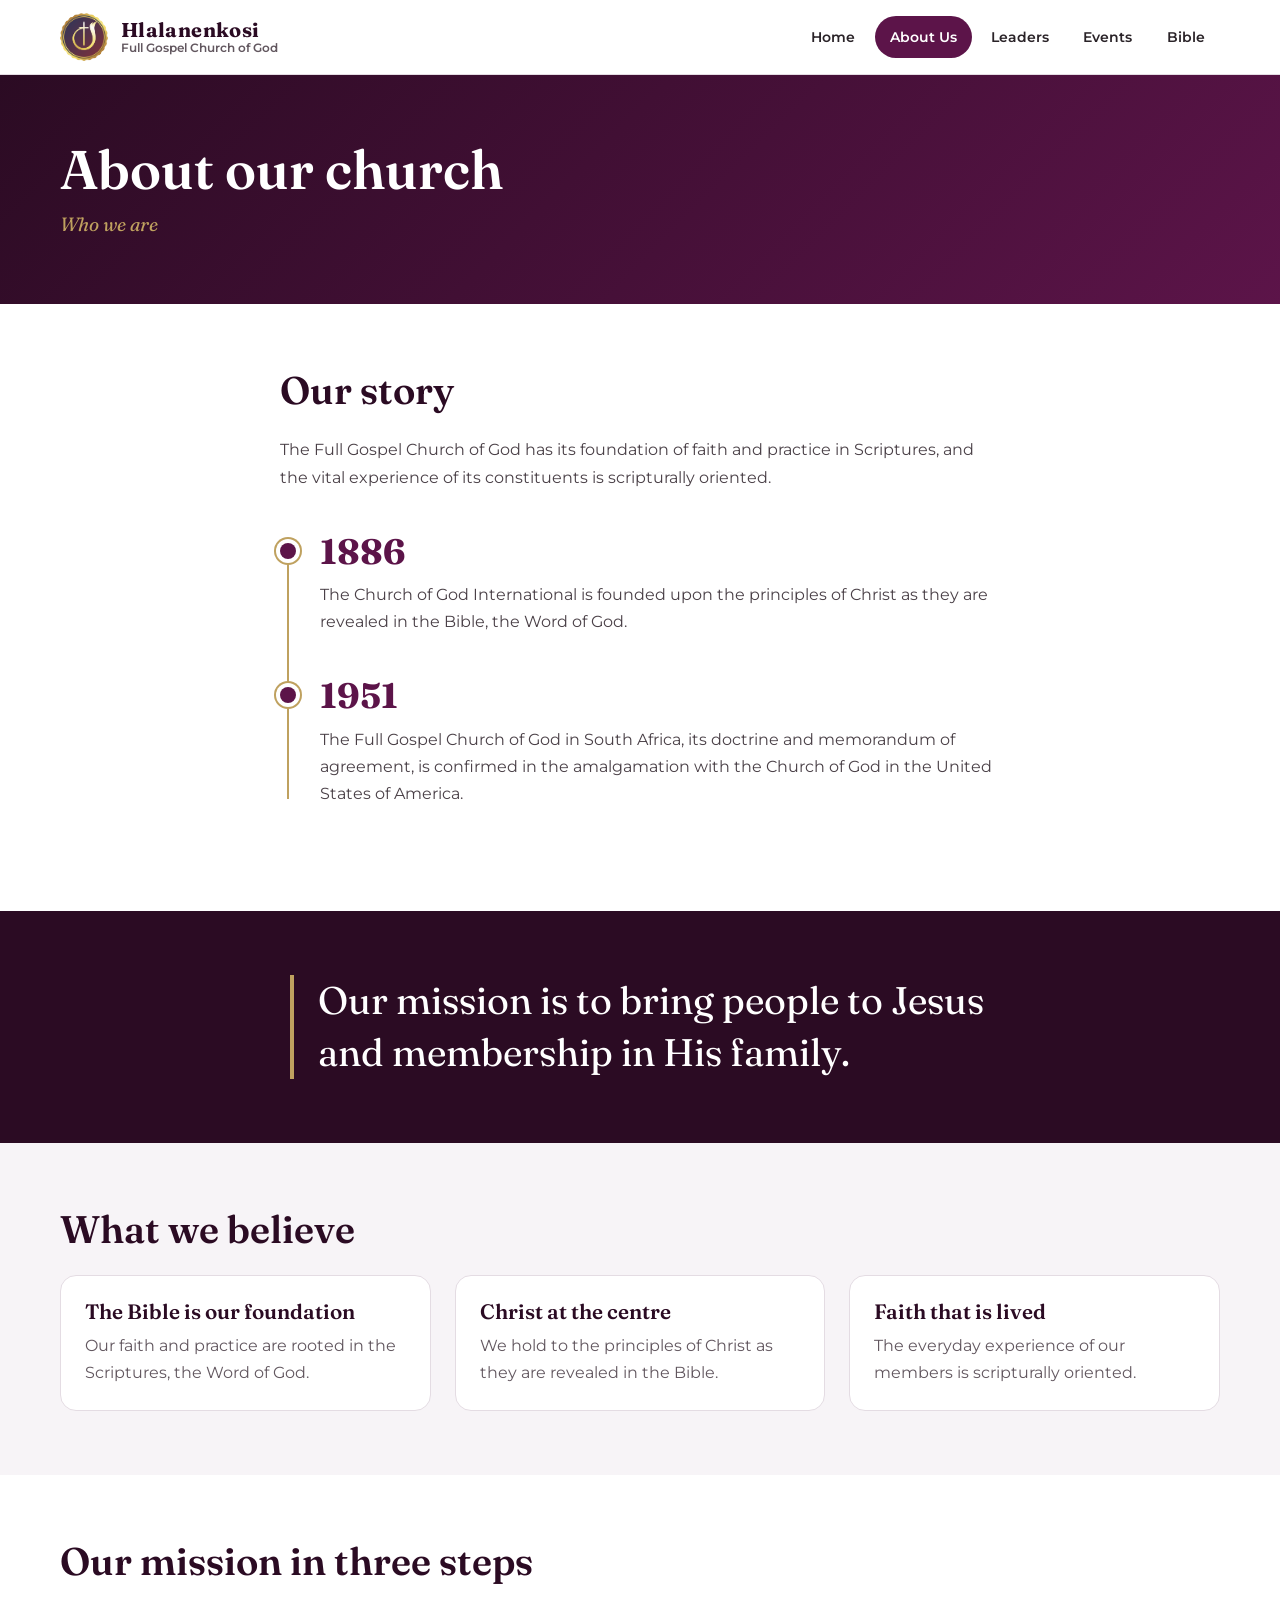
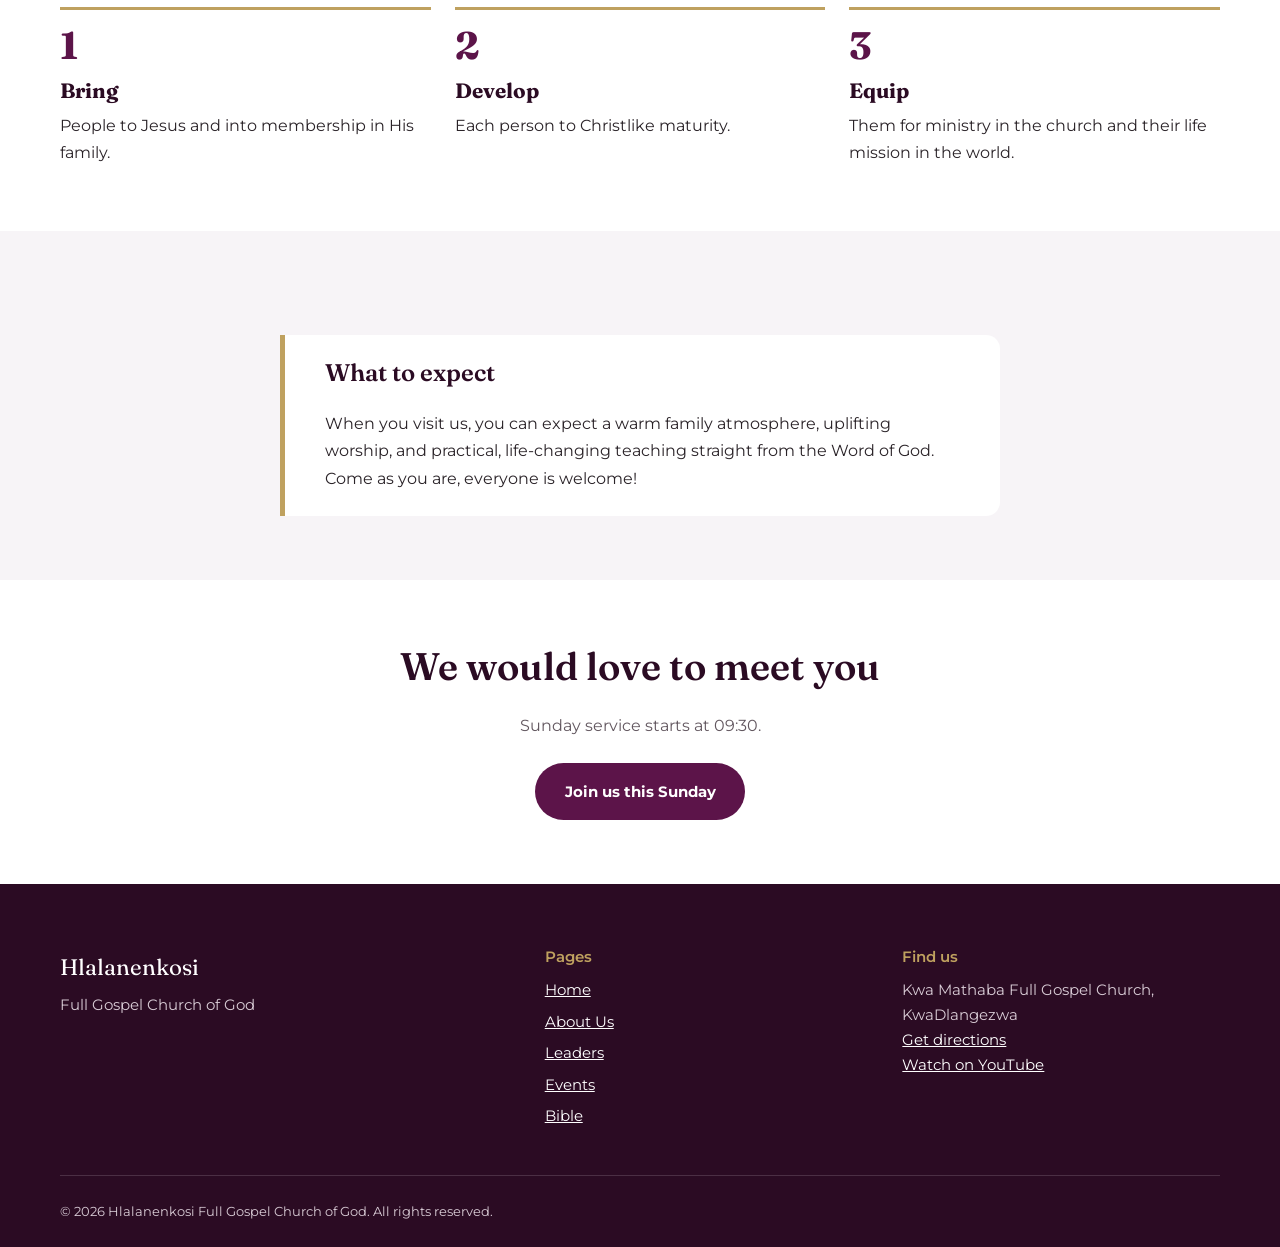
<file: about.html>
<!DOCTYPE html>
<html lang="en">
<head>
<meta charset="UTF-8">
<meta name="viewport" content="width=device-width, initial-scale=1.0">
<title>About Us | Hlalanenkosi Full Gospel Church of God</title>
<meta name="description" content="Our history, vision and mission, and what to expect when you visit Hlalanenkosi Full Gospel Church of God.">
<meta property="og:title" content="About Us | Hlalanenkosi Full Gospel Church of God">
<meta property="og:description" content="Our history, vision and mission, and what to expect when you visit Hlalanenkosi Full Gospel Church of God.">
<meta property="og:type" content="website">
<meta property="og:image" content="logo.png.png">
<meta name="theme-color" content="#2b0b23">
<link rel="icon" type="image/png" href="logo.png.png">
<link rel="preconnect" href="https://fonts.googleapis.com">
<link rel="preconnect" href="https://fonts.gstatic.com" crossorigin>
<link href="https://fonts.googleapis.com/css2?family=Fraunces:opsz,wght@9..144,400;9..144,600;9..144,700&family=Montserrat:wght@400;600;700&display=swap" rel="stylesheet">
<link rel="stylesheet" href="style.css">
</head>
<body>
<a class="skip-link" href="#main">Skip to content</a>
<header class="site-header">
  <div class="container nav-container">
    <a class="logo-area" href="index.html" aria-label="Hlalanenkosi home">
      <img src="logo.png.png" alt="" class="logo-img" width="48" height="48">
      <span class="church-title"><strong>Hlalanenkosi</strong><span>Full Gospel Church of God</span></span>
    </a>
    <button class="nav-toggle" aria-label="Menu" aria-expanded="false" aria-controls="site-nav"><span></span></button>
    <nav class="main-nav" id="site-nav" aria-label="Main"><ul><li><a href="index.html">Home</a></li><li><a href="about.html" aria-current="page">About Us</a></li><li><a href="leaders.html">Leaders</a></li><li><a href="events.html">Events</a></li><li><a href="bible-study.html">Bible</a></li></ul></nav>
  </div>
</header>
<main id="main">
<section class="page-hero"><div class="container"><h1>About our church</h1><p>Who we are</p></div></section>

<section class="section section-white"><div class="narrow prose">
  <h2 class="reveal">Our story</h2>
  <p class="reveal">The Full Gospel Church of God has its foundation of faith and practice in Scriptures, and the vital experience of its constituents is scripturally oriented.</p>
  <ol class="timeline">
    <li class="reveal"><span class="year">1886</span><p>The Church of God International is founded upon the principles of Christ as they are revealed in the Bible, the Word of God.</p></li>
    <li class="reveal"><span class="year">1951</span><p>The Full Gospel Church of God in South Africa, its doctrine and memorandum of agreement, is confirmed in the amalgamation with the Church of God in the United States of America.</p></li>
    <!-- Add more milestones here, for example when Hlalanenkosi was started -->
  </ol>
</div></section>

<section class="pullquote">
  <div class="container reveal">
    <blockquote>Our mission is to bring people to Jesus and membership in His family.</blockquote>
  </div>
</section>

<section class="section">
  <div class="container">
    <h2 class="reveal">What we believe</h2>
    <div class="believe-grid">
      <article class="card reveal"><div class="card-body"><h3>The Bible is our foundation</h3><p>Our faith and practice are rooted in the Scriptures, the Word of God.</p></div></article>
      <article class="card reveal"><div class="card-body"><h3>Christ at the centre</h3><p>We hold to the principles of Christ as they are revealed in the Bible.</p></div></article>
      <article class="card reveal"><div class="card-body"><h3>Faith that is lived</h3><p>The everyday experience of our members is scripturally oriented.</p></div></article>
    </div>
  </div>
</section>

<section class="section section-white">
  <div class="container">
    <h2 class="reveal">Our mission in three steps</h2>
    <ol class="steps">
      <li class="reveal"><strong>Bring</strong>People to Jesus and into membership in His family.</li>
      <li class="reveal"><strong>Develop</strong>Each person to Christlike maturity.</li>
      <li class="reveal"><strong>Equip</strong>Them for ministry in the church and their life mission in the world.</li>
    </ol>
  </div>
</section>

<section class="section">
  <div class="narrow">
    <div class="callout reveal"><h2>What to expect</h2><p>When you visit us, you can expect a warm family atmosphere, uplifting worship, and practical, life-changing teaching straight from the Word of God. Come as you are, everyone is welcome!</p></div>
  </div>
</section>

<section class="section section-white cta-band">
  <div class="container reveal">
    <h2>We would love to meet you</h2>
    <p>Sunday service starts at 09:30.</p>
    <a class="btn btn-plum" href="index.html#visit">Join us this Sunday</a>
  </div>
</section>
</main>
<footer class="site-footer">
  <div class="container">
    <div class="footer-grid">
      <div><p class="footer-name">Hlalanenkosi</p><p>Full Gospel Church of God</p></div>
      <div><h4>Pages</h4><ul><li><a href="index.html">Home</a></li><li><a href="about.html">About Us</a></li><li><a href="leaders.html">Leaders</a></li><li><a href="events.html">Events</a></li><li><a href="bible-study.html">Bible</a></li></ul></div>
      <div><h4>Find us</h4><p>Kwa Mathaba Full Gospel Church, KwaDlangezwa</p><p><a href="https://maps.app.goo.gl/MF67sMZhbahpwVMN7" target="_blank" rel="noopener">Get directions</a></p><p><a href="https://www.youtube.com/@HlalanenkosiFGC" target="_blank" rel="noopener">Watch on YouTube</a></p></div>
    </div>
    <p class="copyright">&copy; 2026 Hlalanenkosi Full Gospel Church of God. All rights reserved.</p>
  </div>
</footer>
<script src="script.js"></script>
</body>
</html>
</file>
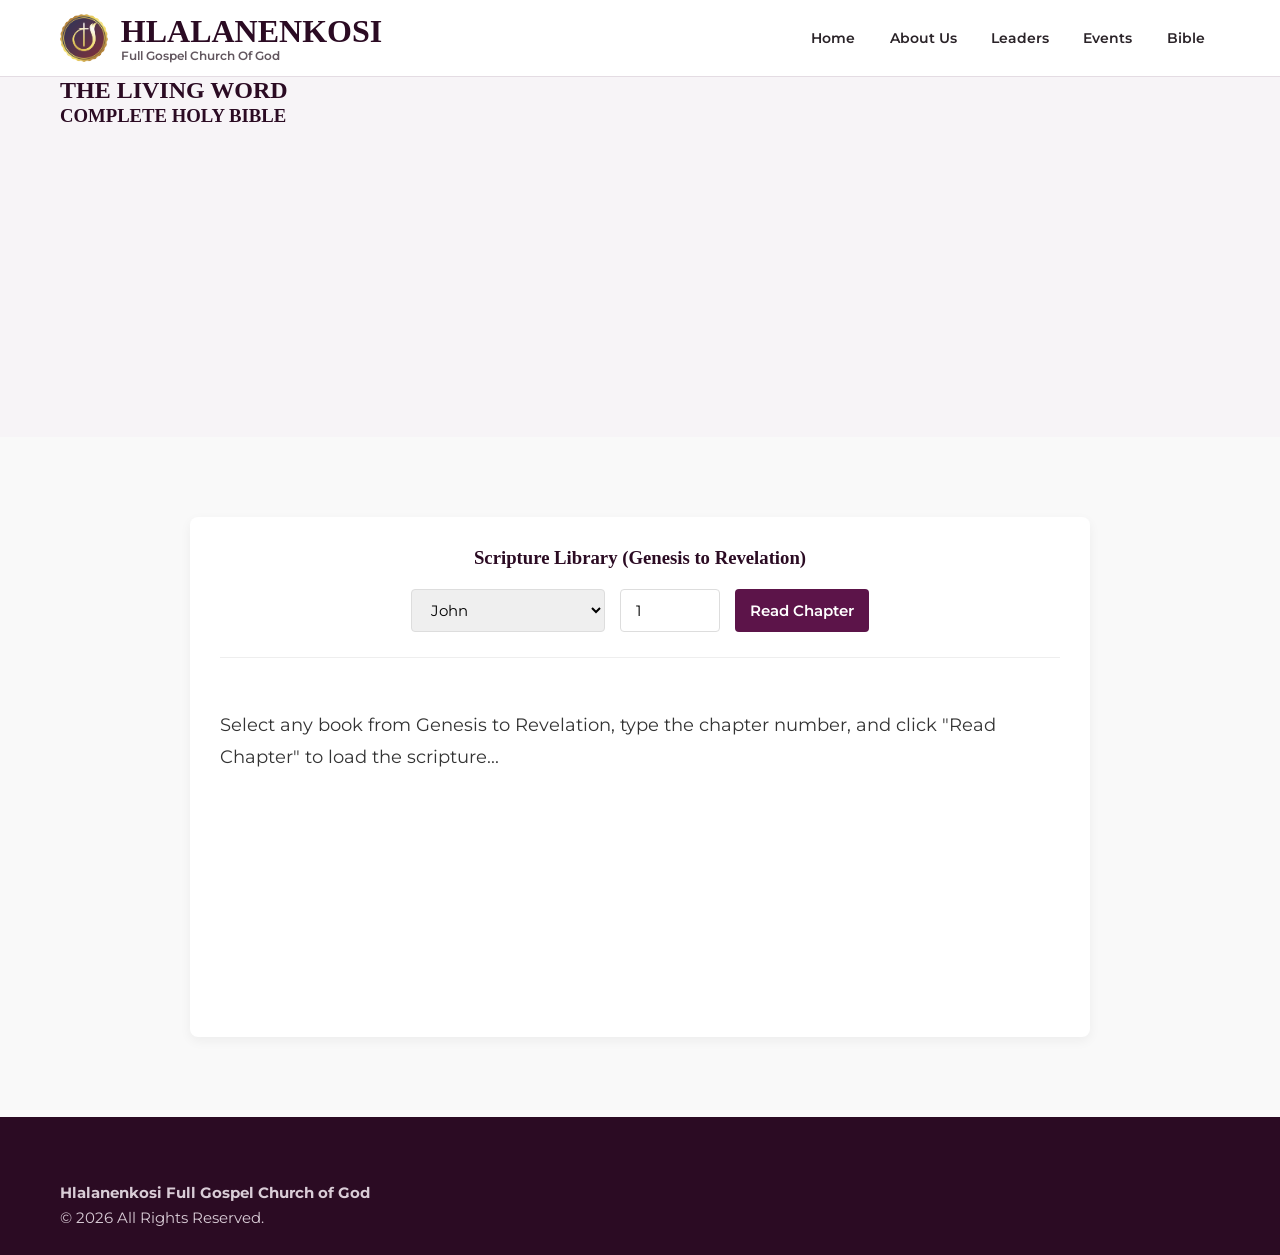
<file: bible-study.html>
<!DOCTYPE html>
<html lang="en">
<head>
    <meta charset="UTF-8">
    <meta name="viewport" content="width=device-width, initial-scale=1.0">
    <title>Complete Bible - Hlalanenkosi Full Gospel Church of God</title>
    <link rel="icon" type="image/png" href="logo.png.png">
    <link rel="stylesheet" href="style.css">
    <link href="https://fonts.googleapis.com/css2?family=Montserrat:wght@400;600;700&display=swap" rel="stylesheet">
    <style>
        .bible-container {
            max-width: 900px;
            margin: 40px auto;
            background: #fff;
            padding: 30px;
            border-radius: 8px;
            box-shadow: 0 4px 12px rgba(0,0,0,0.05);
        }
        .bible-controls {
            display: flex;
            gap: 15px;
            margin-bottom: 25px;
            flex-wrap: wrap;
            justify-content: center;
        }
        .bible-controls select, .bible-controls input, .bible-controls button {
            padding: 10px 15px;
            border: 1px solid #ddd;
            border-radius: 4px;
            font-family: 'Montserrat', sans-serif;
            font-size: 0.95rem;
        }
        .bible-controls button {
            background-color: #5c1449;
            color: #fff;
            border: none;
            cursor: pointer;
            font-weight: 600;
        }
        .bible-controls button:hover {
            background-color: #430d35;
        }
        #bible-text {
            line-height: 1.8;
            color: #333;
            font-size: 1.1rem;
            white-space: pre-line;
            border-top: 1px solid #eee;
            padding-top: 20px;
            min-height: 350px;
        }
        .verse-number {
            font-weight: bold;
            color: #bfa15f;
            font-size: 0.85rem;
            vertical-align: super;
            margin-right: 4px;
        }
    </style>
</head>
<body>

    <header class="site-header">
        <div class="container nav-container">
            <div class="logo-area">
                <img src="logo.png.png" alt="Church Logo" class="logo-img">
                <div class="church-title">
                    <h1>HLALANENKOSI</h1>
                    <span>Full Gospel Church Of God</span>
                </div>
            </div>
            <nav class="main-nav">
                <ul>
                    <li><a href="index.html">Home</a></li>
                    <li><a  href="about.html">About Us</a></li>
                    <li><a href="leaders.html">Leaders</a></li>
                    <li><a href="events.html">Events</a></li>
                    <li><a href="bible-study.html" class="active">Bible</a></li>
                </ul>
            </nav>
        </div>
    </header>

    <section class="hero-section" style="height: 40vh;">
        <div class="hero-overlay"></div>
        <div class="container hero-content">
            <h2>THE LIVING WORD</h2>
            <h3>COMPLETE HOLY BIBLE</h3>
        </div>
    </section>

    <section style="padding: 40px 0; background-color: #f9f9f9;">
        <div class="container">
            <div class="bible-container">
                <h3 style="text-align: center; color: #2b0b23; margin-bottom: 20px;">Scripture Library (Genesis to Revelation)</h3>
                
                <div class="bible-controls">
                    <select id="book-select">
                        <optgroup label="Old Testament">
                            <option value="Genesis">Genesis</option>
                            <option value="Exodus">Exodus</option>
                            <option value="Leviticus">Leviticus</option>
                            <option value="Numbers">Numbers</option>
                            <option value="Deuteronomy">Deuteronomy</option>
                            <option value="Joshua">Joshua</option>
                            <option value="Judges">Judges</option>
                            <option value="Ruth">Ruth</option>
                            <option value="1 Samuel">1 Samuel</option>
                            <option value="2 Samuel">2 Samuel</option>
                            <option value="1 Kings">1 Kings</option>
                            <option value="2 Kings">2 Kings</option>
                            <option value="1 Chronicles">1 Chronicles</option>
                            <option value="2 Chronicles">2 Chronicles</option>
                            <option value="Ezra">Ezra</option>
                            <option value="Nehemiah">Nehemiah</option>
                            <option value="Esther">Esther</option>
                            <option value="Job">Job</option>
                            <option value="Psalm">Psalms</option>
                            <option value="Proverbs">Proverbs</option>
                            <option value="Ecclesiastes">Ecclesiastes</option>
                            <option value="Song of Solomon">Song of Solomon</option>
                            <option value="Isaiah">Isaiah</option>
                            <option value="Jeremiah">Jeremiah</option>
                            <option value="Lamentations">Lamentations</option>
                            <option value="Ezekiel">Ezekiel</option>
                            <option value="Daniel">Daniel</option>
                            <option value="Hosea">Hosea</option>
                            <option value="Joel">Joel</option>
                            <option value="Amos">Amos</option>
                            <option value="Obadiah">Obadiah</option>
                            <option value="Jonah">Jonah</option>
                            <option value="Micah">Micah</option>
                            <option value="Nahum">Nahum</option>
                            <option value="Habakkuk">Habakkuk</option>
                            <option value="Zephaniah">Zephaniah</option>
                            <option value="Haggai">Haggai</option>
                            <option value="Zechariah">Zechariah</option>
                            <option value="Malachi">Malachi</option>
                        </optgroup>
                        <optgroup label="New Testament">
                            <option value="Matthew">Matthew</option>
                            <option value="Mark">Mark</option>
                            <option value="Luke">Luke</option>
                            <option value="John" selected>John</option>
                            <option value="Acts">Acts</option>
                            <option value="Romans">Romans</option>
                            <option value="1 Corinthians">1 Corinthians</option>
                            <option value="2 Corinthians">2 Corinthians</option>
                            <option value="Galatians">Galatians</option>
                            <option value="Ephesians">Ephesians</option>
                            <option value="Philippians">Philippians</option>
                            <option value="Colossians">Colossians</option>
                            <option value="1 Thessalonians">1 Thessalonians</option>
                            <option value="2 Thessalonians">2 Thessalonians</option>
                            <option value="1 Timothy">1 Timothy</option>
                            <option value="2 Timothy">2 Timothy</option>
                            <option value="Titus">Titus</option>
                            <option value="Philemon">Philemon</option>
                            <option value="Hebrews">Hebrews</option>
                            <option value="James">James</option>
                            <option value="1 Peter">1 Peter</option>
                            <option value="2 Peter">2 Peter</option>
                            <option value="1 John">1 John</option>
                            <option value="2 John">2 John</option>
                            <option value="3 John">3 John</option>
                            <option value="Jude">Jude</option>
                            <option value="Revelation">Revelation</option>
                        </optgroup>
                    </select>

                    <input type="number" id="chapter-input" value="1" min="1" max="150" style="width: 100px;" placeholder="Chapter">
                    <button id="load-verse-btn">Read Chapter</button>
                </div>

                <div id="bible-text">
                    Select any book from Genesis to Revelation, type the chapter number, and click "Read Chapter" to load the scripture...
                </div>
            </div>
        </div>
    </section>

    <footer class="site-footer">
        <div class="container footer-container">
            <p><strong>Hlalanenkosi Full Gospel Church of God</strong></p>
            <p>&copy; 2026 All Rights Reserved.</p>
        </div>
    </footer>

    <script>
        const button = document.getElementById('load-verse-btn');
        const textBox = document.getElementById('bible-text');
        const bookSelect = document.getElementById('book-select');
        const chapterInput = document.getElementById('chapter-input');

        button.addEventListener('click', async () => {
            const book = bookSelect.value;
            const chapter = chapterInput.value;
            
            textBox.innerHTML = "Loading scripture from the Bible...";

            try {
                const response = await fetch(`https://bible-api.com/${encodeURIComponent(book)}+${chapter}`);
                const data = await response.json();

                if (data.verses) {
                    let output = `<h4 style="color:#5c1449; margin-bottom:15px; text-align:center;">${data.reference}</h4>`;
                    data.verses.forEach(v => {
                        output += `<span class="verse-number">${v.verse}</span>${v.text} `;
                    });
                    textBox.innerHTML = output;
                } else {
                    textBox.innerHTML = "Chapter not found or invalid book/chapter combination. Please check your chapter number.";
                }
            } catch (error) {
                textBox.innerHTML = "Error connecting to the Bible database. Please check your internet connection.";
            }
        });
    </script>

</body>
</html>
</file>
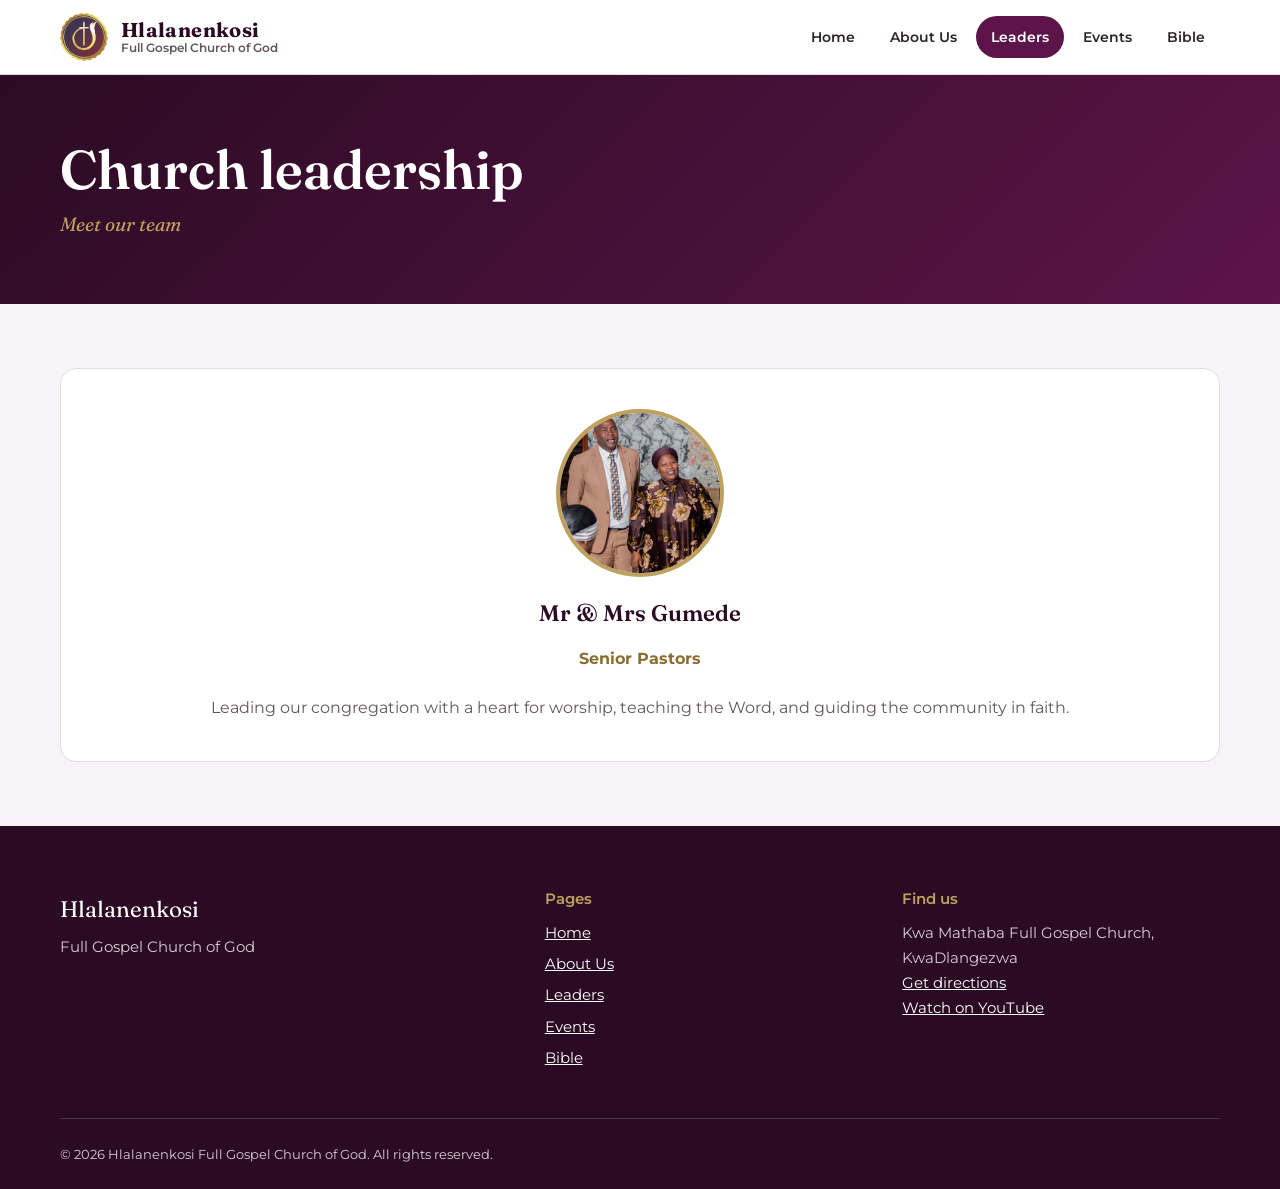
<file: leaders.html>
<!DOCTYPE html>
<html lang="en">
<head>
<meta charset="UTF-8">
<meta name="viewport" content="width=device-width, initial-scale=1.0">
<title>Leadership | Hlalanenkosi Full Gospel Church of God</title>
<meta name="description" content="Meet the leaders of Hlalanenkosi Full Gospel Church of God.">
<meta property="og:title" content="Leadership | Hlalanenkosi Full Gospel Church of God">
<meta property="og:description" content="Meet the leaders of Hlalanenkosi Full Gospel Church of God.">
<meta property="og:type" content="website">
<meta property="og:image" content="logo.png.png">
<meta name="theme-color" content="#2b0b23">
<link rel="icon" type="image/png" href="logo.png.png">
<link rel="preconnect" href="https://fonts.googleapis.com">
<link rel="preconnect" href="https://fonts.gstatic.com" crossorigin>
<link href="https://fonts.googleapis.com/css2?family=Fraunces:opsz,wght@9..144,400;9..144,600;9..144,700&family=Montserrat:wght@400;600;700&display=swap" rel="stylesheet">
<link rel="stylesheet" href="style.css">
</head>
<body>
<a class="skip-link" href="#main">Skip to content</a>
<header class="site-header">
  <div class="container nav-container">
    <a class="logo-area" href="index.html" aria-label="Hlalanenkosi home">
      <img src="logo.png.png" alt="" class="logo-img" width="48" height="48">
      <span class="church-title"><strong>Hlalanenkosi</strong><span>Full Gospel Church of God</span></span>
    </a>
    <button class="nav-toggle" aria-label="Menu" aria-expanded="false" aria-controls="site-nav"><span></span></button>
    <nav class="main-nav" id="site-nav" aria-label="Main"><ul><li><a href="index.html">Home</a></li><li><a href="about.html">About Us</a></li><li><a href="leaders.html" aria-current="page">Leaders</a></li><li><a href="events.html">Events</a></li><li><a href="bible-study.html">Bible</a></li></ul></nav>
  </div>
</header>
<main id="main">
<section class="page-hero"><div class="container"><h1>Church leadership</h1><p>Meet our team</p></div></section>
<section class="section"><div class="container"><div class="grid">
  <article class="reveal card leader">
    <img src="IMG_0530.jpg" alt="Portrait of Pastor J Gumede" width="168" height="168">
    <h3>Mr & Mrs Gumede</h3>
    <p class="role">Senior Pastors</p>
    <p>Leading our congregation with a heart for worship, teaching the Word, and guiding the community in faith.</p>
  </article>
  <!-- Copy the article above to add more leaders -->
</div></div></section>
</main>
<footer class="site-footer">
  <div class="container">
    <div class="footer-grid">
      <div><p class="footer-name">Hlalanenkosi</p><p>Full Gospel Church of God</p></div>
      <div><h4>Pages</h4><ul><li><a href="index.html">Home</a></li><li><a href="about.html">About Us</a></li><li><a href="leaders.html">Leaders</a></li><li><a href="events.html">Events</a></li><li><a href="bible-study.html">Bible</a></li></ul></div>
      <div><h4>Find us</h4><p>Kwa Mathaba Full Gospel Church, KwaDlangezwa</p><p><a href="https://maps.app.goo.gl/MF67sMZhbahpwVMN7" target="_blank" rel="noopener">Get directions</a></p><p><a href="https://www.youtube.com/@HlalanenkosiFGC" target="_blank" rel="noopener">Watch on YouTube</a></p></div>
    </div>
    <p class="copyright">&copy; 2026 Hlalanenkosi Full Gospel Church of God. All rights reserved.</p>
  </div>
</footer>
<script src="script.js"></script>
</body>
</html>
</file>
<file: style.css>
/* ==========================================================
   Hlalanenkosi Full Gospel Church of God  |  style.css
   ========================================================== */
:root {
  --plum: #5c1449;
  --plum-deep: #2b0b23;
  --plum-mid: #430d35;
  --gold: #bfa15f;
  --gold-dark: #8a6d2f;      /* gold that is readable on white */
  --ink: #2a2328;
  --muted: #62575f;
  --paper: #f7f4f7;
  --white: #fff;
  --line: #e4dce3;
  --serif: 'Fraunces', Georgia, 'Times New Roman', serif;
  --sans: 'Montserrat', system-ui, -apple-system, 'Segoe UI', sans-serif;
  --s1: .5rem; --s2: 1rem; --s3: 1.5rem; --s4: 2.5rem; --s5: 4rem; --s6: 6rem;
}

*, *::before, *::after { margin: 0; padding: 0; box-sizing: border-box; }
html { scroll-behavior: smooth; }
body { font-family: var(--sans); color: var(--ink); background: var(--paper); line-height: 1.7; -webkit-font-smoothing: antialiased; }
img { max-width: 100%; display: block; }
a { color: var(--plum); }
h1, h2, h3, h4 { font-family: var(--serif); line-height: 1.15; color: var(--plum-deep); font-weight: 600; }

.container { width: min(92%, 1160px); margin-inline: auto; }
.narrow { width: min(92%, 720px); margin-inline: auto; }

:focus-visible { outline: 3px solid var(--gold); outline-offset: 3px; border-radius: 3px; }
.skip-link { position: absolute; left: -999px; top: 0; background: var(--plum); color: #fff; padding: .75rem 1rem; z-index: 2000; }
.skip-link:focus { left: 0; }

/* ---------- Header ---------- */
.site-header { background: var(--white); border-bottom: 1px solid var(--line); position: sticky; top: 0; z-index: 1000; }
.nav-container { display: flex; align-items: center; justify-content: space-between; padding: .8rem 0; gap: 1rem; }
.logo-area { display: flex; align-items: center; gap: .8rem; text-decoration: none; }
.logo-img { width: 48px; height: 48px; object-fit: contain; border-radius: 50%; }
.church-title { display: flex; flex-direction: column; line-height: 1.2; }
.church-title strong { font-family: var(--serif); font-size: 1.25rem; color: var(--plum-deep); letter-spacing: .02em; }
.church-title span { font-size: .72rem; font-weight: 600; color: var(--muted); }

.main-nav ul { display: flex; list-style: none; gap: .25rem; align-items: center; }
.main-nav a { display: block; padding: .55rem .95rem; text-decoration: none; font-weight: 600; font-size: .9rem; color: var(--ink); border-radius: 999px; transition: background .2s, color .2s; }
.main-nav a:hover { background: var(--paper); color: var(--plum); }
.main-nav a[aria-current="page"] { background: var(--plum); color: #fff; }

.nav-toggle { display: none; background: none; border: 1px solid var(--line); border-radius: 8px; width: 44px; height: 44px; cursor: pointer; align-items: center; justify-content: center; }
.nav-toggle span, .nav-toggle span::before, .nav-toggle span::after { display: block; width: 20px; height: 2px; background: var(--plum-deep); position: relative; content: ""; transition: transform .25s, background .25s; }
.nav-toggle span::before { position: absolute; top: -6px; }
.nav-toggle span::after { position: absolute; top: 6px; }
.nav-open .nav-toggle span { background: transparent; }
.nav-open .nav-toggle span::before { transform: translateY(6px) rotate(45deg); }
.nav-open .nav-toggle span::after { transform: translateY(-6px) rotate(-45deg); }

/* ---------- Buttons ---------- */
.btn { display: inline-block; padding: .85rem 1.7rem; border-radius: 999px; text-decoration: none; font-weight: 700; font-size: .95rem; border: 2px solid transparent; transition: transform .15s, background .2s, color .2s; }
.btn:hover { transform: translateY(-2px); }
.btn-gold { background: var(--gold); color: var(--plum-deep); }
.btn-gold:hover { background: #d0b46f; }
.btn-plum { background: var(--plum); color: #fff; }
.btn-plum:hover { background: var(--plum-mid); }
.btn-ghost { border-color: rgba(255,255,255,.7); color: #fff; }
.btn-ghost:hover { background: rgba(255,255,255,.12); }

/* ---------- Home hero ---------- */
.hero { position: relative; min-height: 82vh; display: grid; align-items: center; color: #fff; text-align: center;
  background: linear-gradient(180deg, rgba(43,11,35,.78), rgba(43,11,35,.9)), url('church-bg.jpg') center/cover no-repeat, var(--plum-deep); }
.hero-inner { padding: var(--s6) 0 var(--s5); animation: rise .9s ease-out both; }
.hero h1 { color: #fff; font-size: clamp(2.8rem, 9vw, 6.5rem); font-weight: 700; letter-spacing: .01em; }
.hero .sub { font-family: var(--serif); font-style: italic; color: var(--gold); font-size: clamp(1.1rem, 2.5vw, 1.6rem); margin: .6rem 0 var(--s3); }
.hero .invite { font-size: 1.1rem; max-width: 34ch; margin: 0 auto var(--s4); color: #f1e9ef; }
.hero-buttons { display: flex; flex-wrap: wrap; gap: .9rem; justify-content: center; }
@keyframes rise { from { opacity: 0; transform: translateY(18px); } to { opacity: 1; transform: none; } }

/* ---------- Page hero ---------- */
.page-hero { background: linear-gradient(135deg, var(--plum-deep), var(--plum)); color: #fff; padding: var(--s5) 0; }
.page-hero h1 { color: #fff; font-size: clamp(2rem, 5vw, 3.4rem); }
.page-hero p { color: var(--gold); font-family: var(--serif); font-style: italic; font-size: 1.2rem; margin-top: .4rem; }

/* ---------- Sections ---------- */
.section { padding: var(--s5) 0; }
.section-white { background: var(--white); }
.section h2 { font-size: clamp(1.7rem, 3.5vw, 2.4rem); margin-bottom: var(--s3); }
.lead { font-size: 1.1rem; color: var(--muted); }

.visit { display: grid; grid-template-columns: 1.3fr 1fr; gap: var(--s5); align-items: start; }
.schedule { list-style: none; border-top: 2px solid var(--plum-deep); }
.schedule li { display: flex; justify-content: space-between; gap: 1rem; padding: 1rem 0; border-bottom: 1px solid var(--line); }
.schedule .what { font-weight: 600; }
.schedule .when { color: var(--plum); font-weight: 700; white-space: nowrap; }
.schedule small { display: block; font-weight: 400; color: var(--muted); }

.place { background: var(--plum-deep); color: #eadfe7; padding: var(--s4); border-radius: 18px; }
.place h3 { color: #fff; font-size: 1.5rem; margin-bottom: .8rem; }
.place p { margin-bottom: var(--s3); }

.verse { background: var(--plum); color: #fff; text-align: center; padding: var(--s5) 0; }
.verse blockquote { font-family: var(--serif); font-size: clamp(1.4rem, 3.2vw, 2.2rem); line-height: 1.35; max-width: 30ch; margin: 0 auto 1rem; font-weight: 400; }
.verse cite { color: var(--gold); font-style: normal; font-weight: 600; font-size: .95rem; }

/* ---------- Cards & grids ---------- */
.grid { display: grid; grid-template-columns: repeat(auto-fit, minmax(290px, 1fr)); gap: var(--s4); }
.card { background: var(--white); border: 1px solid var(--line); border-radius: 16px; overflow: hidden; display: flex; flex-direction: column; }
.card-body { padding: var(--s3) var(--s3) var(--s4); }
.card img.cover { width: 100%; height: 230px; object-fit: cover; background: var(--line); }
.card h3 { font-size: 1.4rem; margin-bottom: .5rem; }
.card .meta { color: var(--plum); font-weight: 700; font-size: .92rem; }
.card p { color: var(--muted); margin-top: .6rem; }

.leader { text-align: center; padding: var(--s4) var(--s3); }
.leader img { width: 168px; height: 168px; object-fit: cover; border-radius: 50%; margin: 0 auto var(--s3); border: 4px solid var(--gold); }
.leader .role { color: var(--gold-dark); font-weight: 700; margin-bottom: .8rem; }

/* ---------- About prose ---------- */
.prose h2 { margin-top: var(--s4); }
.prose h2:first-child { margin-top: 0; }
.prose p { color: #4a4047; margin-bottom: 1.2rem; max-width: 68ch; }
.callout { border-left: 5px solid var(--gold); background: var(--white); padding: var(--s3) var(--s4); border-radius: 0 14px 14px 0; margin-top: var(--s4); }
.callout h2 { font-size: 1.5rem; }
.callout p { margin: 0; }

/* ---------- Bible reader ---------- */
.reader { background: var(--white); border: 1px solid var(--line); border-radius: 18px; padding: var(--s4); width: min(92%, 860px); margin: -2rem auto 0; position: relative; }
.reader-controls { display: flex; flex-wrap: wrap; gap: .7rem; align-items: center; justify-content: center; padding-bottom: var(--s3); border-bottom: 1px solid var(--line); }
.reader-controls select, .reader-controls button { font: 600 .95rem var(--sans); padding: .65rem 1rem; border: 1px solid #cfc3cd; border-radius: 10px; background: #fff; color: var(--ink); min-height: 44px; }
.reader-controls button { cursor: pointer; background: var(--plum); border-color: var(--plum); color: #fff; }
.reader-controls button:hover:not(:disabled) { background: var(--plum-mid); }
.reader-controls button:disabled { opacity: .4; cursor: not-allowed; }
.reader-text { font-family: var(--serif); font-size: 1.2rem; line-height: 1.95; max-width: 62ch; margin: var(--s4) auto 0; min-height: 320px; color: #2a2328; }
.reader-text h2 { text-align: center; font-size: 2rem; margin-bottom: var(--s3); }
.verse-number { font-family: var(--sans); font-weight: 700; color: var(--gold-dark); font-size: .72rem; vertical-align: super; margin-right: .25rem; }
.reader-nav { display: flex; justify-content: space-between; margin-top: var(--s4); }

/* ---------- Footer ---------- */
.site-footer { background: var(--plum-deep); color: #d9ccd6; padding: var(--s5) 0 var(--s3); font-size: .92rem; }
.footer-grid { display: grid; grid-template-columns: 1.4fr 1fr 1fr; gap: var(--s4); }
.site-footer h4 { color: var(--gold); font-family: var(--sans); font-size: .95rem; margin-bottom: .8rem; }
.site-footer a { color: #fff; }
.site-footer ul { list-style: none; }
.site-footer li { margin-bottom: .4rem; }
.footer-name { font-family: var(--serif); color: #fff; font-size: 1.4rem; margin-bottom: .4rem; }
.copyright { border-top: 1px solid rgba(255,255,255,.15); margin-top: var(--s4); padding-top: var(--s3); font-size: .82rem; }

/* ---------- Mobile ---------- */
@media (max-width: 860px) {
  .nav-toggle { display: inline-flex; }
  .main-nav { display: none; position: absolute; left: 0; right: 0; top: 100%; background: #fff; border-bottom: 1px solid var(--line); padding: .75rem 4%; }
  .nav-open .main-nav { display: block; }
  .main-nav ul { flex-direction: column; align-items: stretch; }
  .main-nav a { padding: .9rem 1rem; }
  .visit, .footer-grid { grid-template-columns: 1fr; }
  .hero { min-height: 78vh; }
  .reader { padding: var(--s3); margin-top: -1.5rem; }
  .reader-text { font-size: 1.1rem; }
}
@media (prefers-reduced-motion: reduce) {
  html { scroll-behavior: auto; }
  .hero-inner { animation: none; }
  .btn, .btn:hover { transition: none; transform: none; }
}

.btn:disabled { opacity: .4; cursor: not-allowed; transform: none; }
button.btn { font-family: var(--sans); cursor: pointer; }

/* ==========================================================
   VISUAL POLISH LAYER
   Spacing follows an 8px scale: 8 / 16 / 24 / 40 / 64 / 96
   ========================================================== */
html { scroll-padding-top: 88px; }

/* Header that shrinks on scroll */
.site-header { transition: box-shadow .3s ease; }
.nav-container { transition: padding .3s ease; }
.logo-img { transition: width .3s ease, height .3s ease; }
.site-header.scrolled { box-shadow: 0 6px 24px rgba(43, 11, 35, .12); }
.site-header.scrolled .nav-container { padding: 8px 0; }
.site-header.scrolled .logo-img { width: 36px; height: 36px; }

/* Cards lift on hover (only on devices that can hover) */
.card { transition: transform .25s ease, box-shadow .25s ease, border-color .25s ease; }
@media (hover: hover) {
  .card:hover { transform: translateY(-6px); box-shadow: 0 16px 40px rgba(43, 11, 35, .14); border-color: var(--gold); }
}

/* Fade-in on scroll (only active when JS runs) */
.js .reveal { opacity: 0; transform: translateY(24px); transition: opacity .7s ease, transform .7s ease; transition-delay: var(--d, 0s); }
.js .reveal.is-visible { opacity: 1; transform: none; }

/* Hero call to action */
.hero .btn-gold { font-size: 1.05rem; padding: 16px 40px; box-shadow: 0 8px 24px rgba(0, 0, 0, .3); }

/* ---------- About page ---------- */
.timeline { list-style: none; position: relative; margin: 40px 0; padding-left: 40px; }
.timeline::before { content: ""; position: absolute; left: 7px; top: 8px; bottom: 8px; width: 2px; background: var(--gold); }
.timeline li { position: relative; margin-bottom: 40px; }
.timeline li:last-child { margin-bottom: 0; }
.timeline li::before { content: ""; position: absolute; left: -40px; top: 12px; width: 16px; height: 16px; border-radius: 50%; background: var(--plum); box-shadow: 0 0 0 4px var(--white), 0 0 0 6px var(--gold); }
.timeline .year { display: block; font-family: var(--serif); font-size: 2.2rem; font-weight: 700; color: var(--plum); line-height: 1.2; }
.timeline p { margin: 8px 0 0; }

.pullquote { background: var(--plum-deep); color: #fff; padding: 64px 0; }
.pullquote blockquote { font-family: var(--serif); font-size: clamp(1.5rem, 3.6vw, 2.4rem); line-height: 1.35; max-width: 28ch; margin: 0 auto; padding-left: 24px; border-left: 4px solid var(--gold); font-weight: 400; }
.pullquote cite { display: block; margin-top: 16px; font-style: normal; font-weight: 600; color: var(--gold); font-size: .95rem; }

.believe-grid { display: grid; grid-template-columns: repeat(auto-fit, minmax(240px, 1fr)); gap: 24px; margin-top: 24px; }
.believe-grid .card-body { padding: 24px; }
.believe-grid h3 { font-size: 1.3rem; margin-bottom: 8px; }
.believe-grid p { margin: 0; }

.steps { display: grid; grid-template-columns: repeat(auto-fit, minmax(220px, 1fr)); gap: 24px; margin-top: 24px; counter-reset: step; list-style: none; }
.steps li { counter-increment: step; border-top: 3px solid var(--gold); padding-top: 16px; }
.steps li::before { content: counter(step); display: block; font-family: var(--serif); font-size: 2.4rem; font-weight: 700; color: var(--plum); line-height: 1; margin-bottom: 8px; }
.steps strong { display: block; font-family: var(--serif); font-size: 1.3rem; color: var(--plum-deep); margin-bottom: 4px; }

.cta-band { text-align: center; }
.cta-band p { color: var(--muted); margin-bottom: 24px; }

@media (prefers-reduced-motion: reduce) {
  .js .reveal { opacity: 1; transform: none; transition: none; }
  .card, .card:hover { transition: none; transform: none; }
}
</file>
